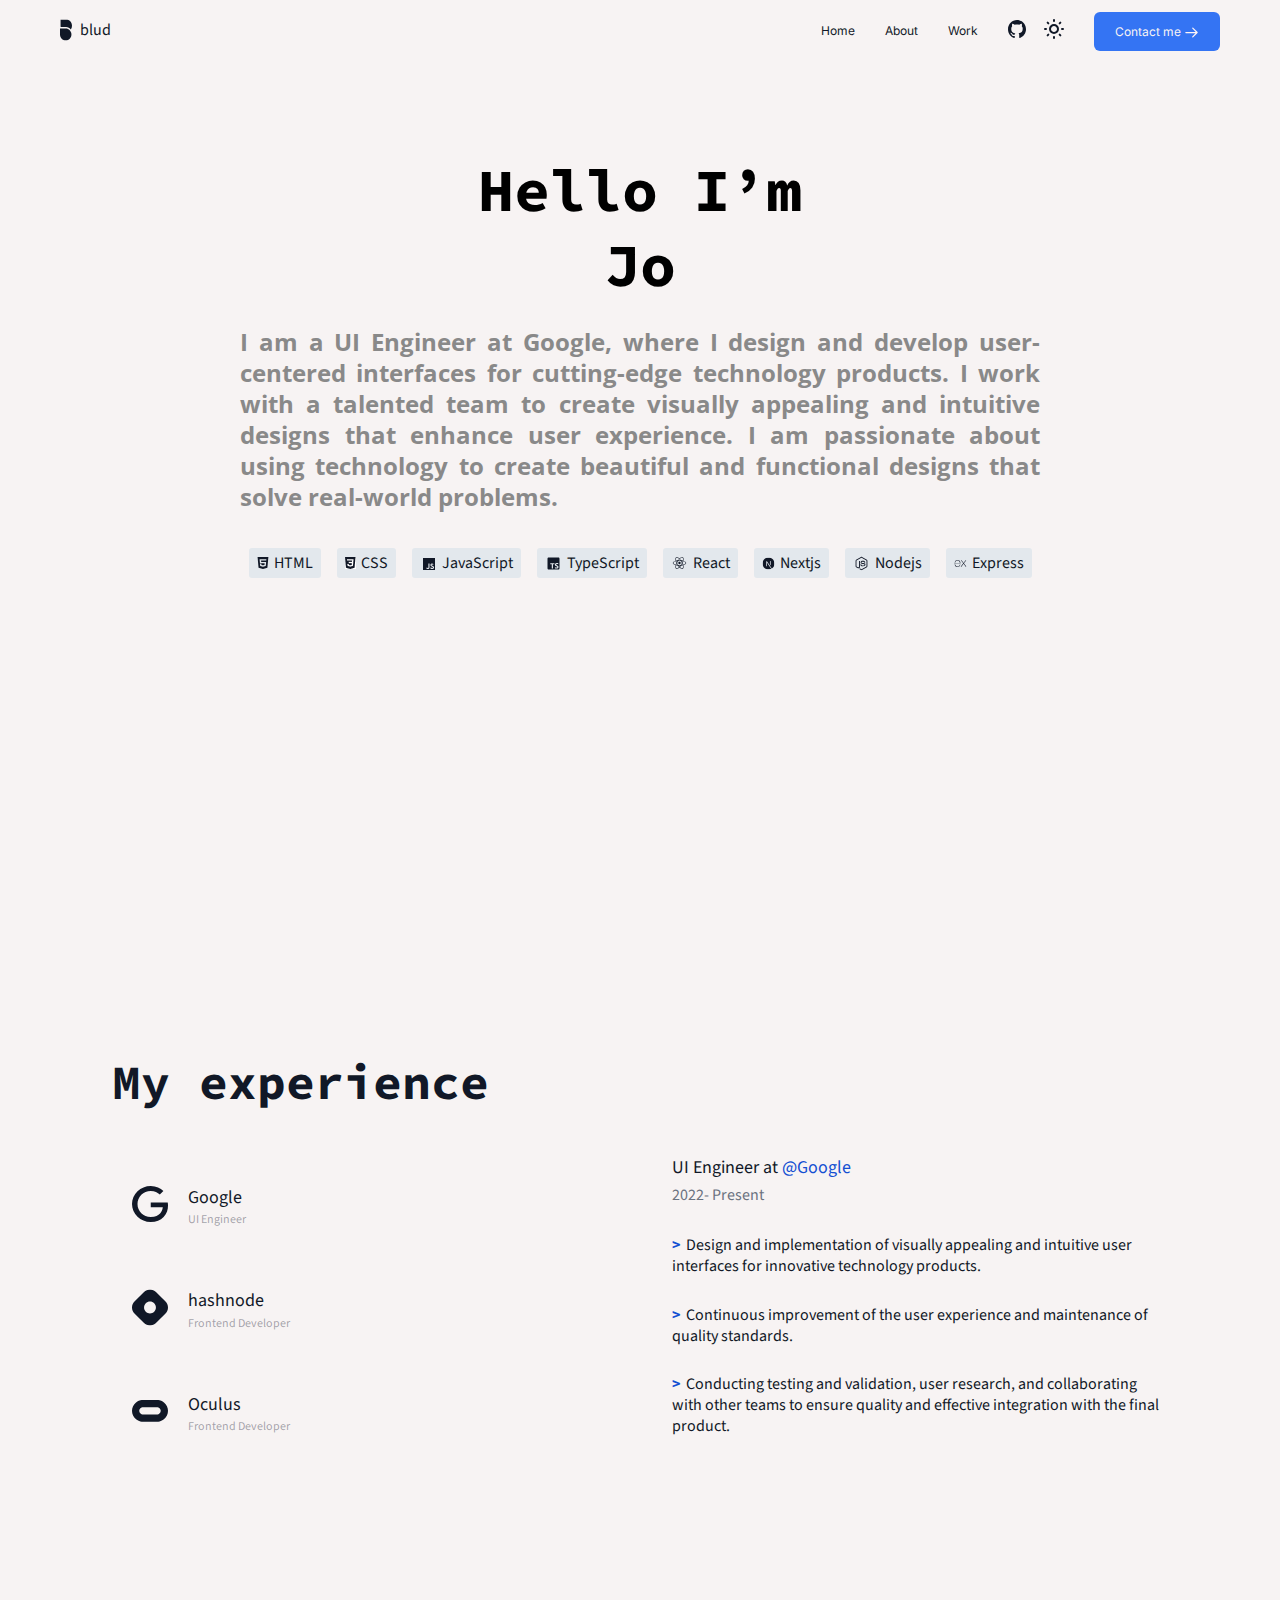
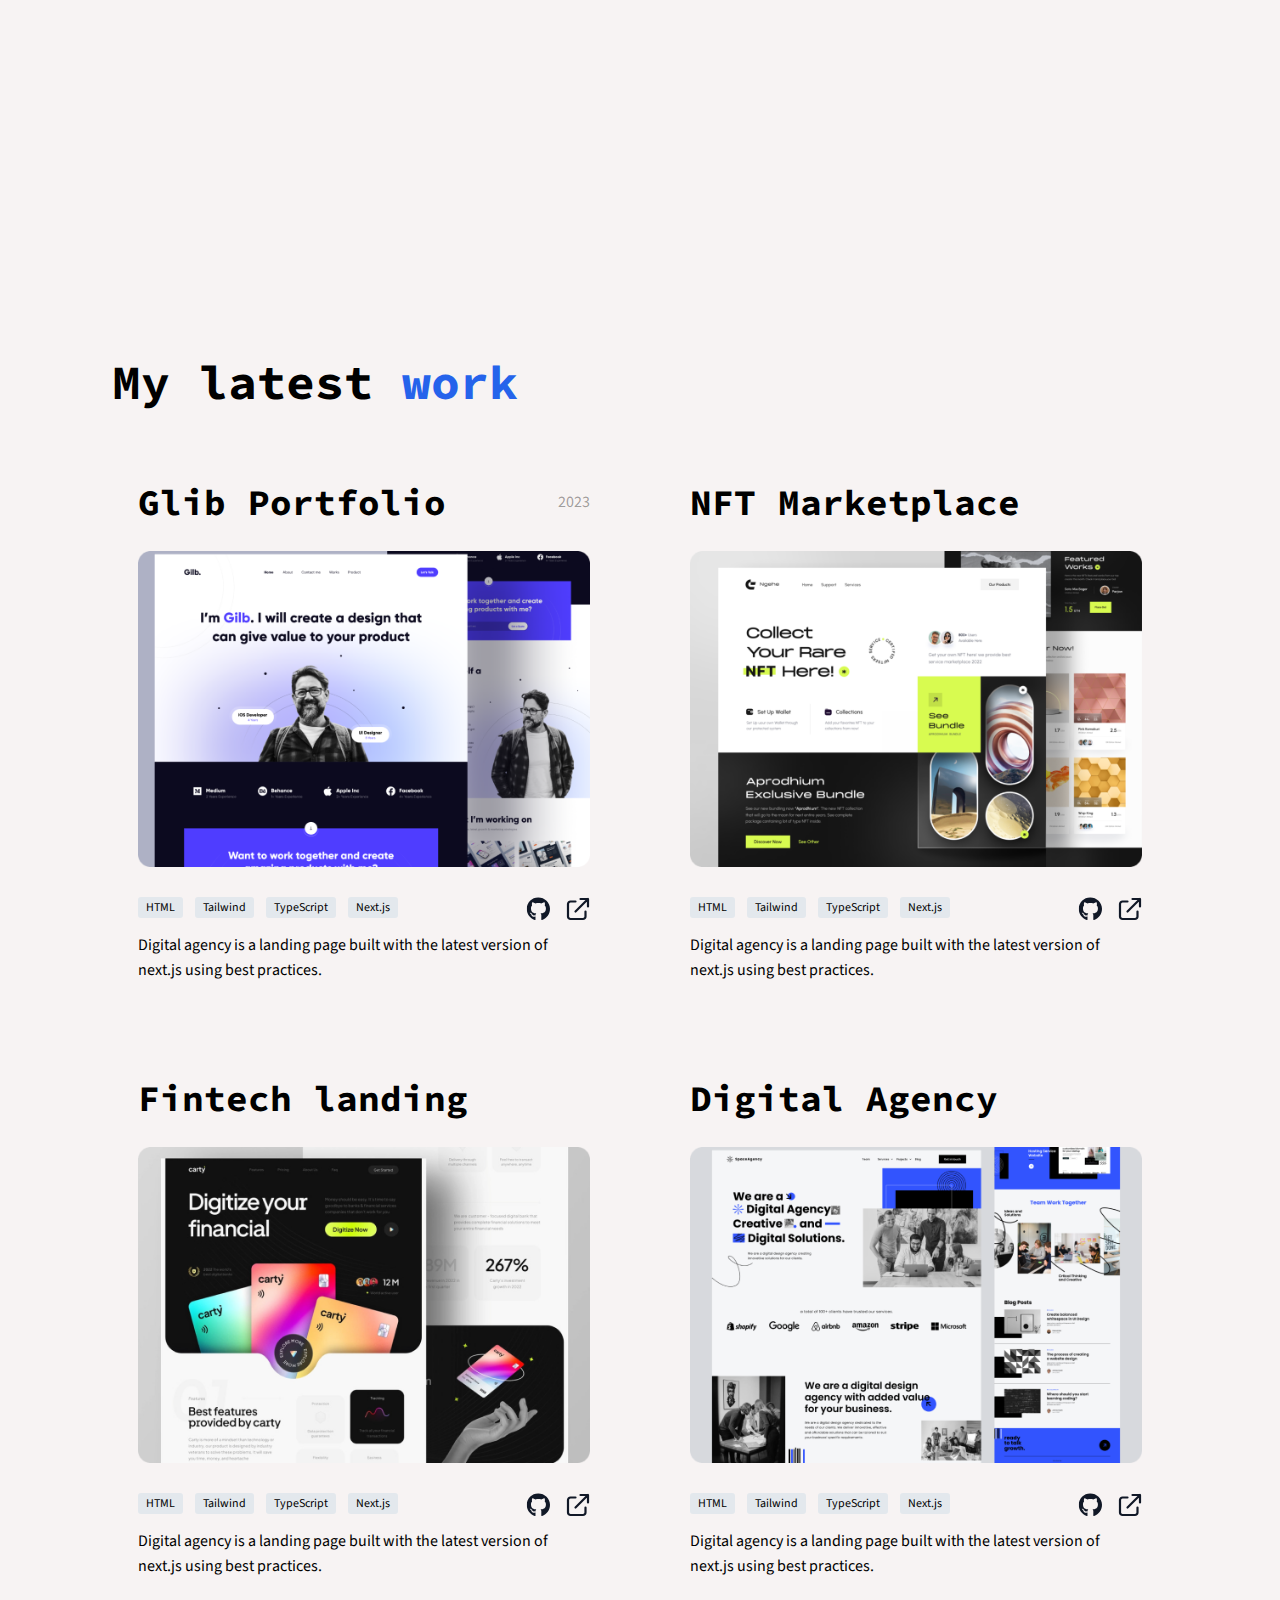
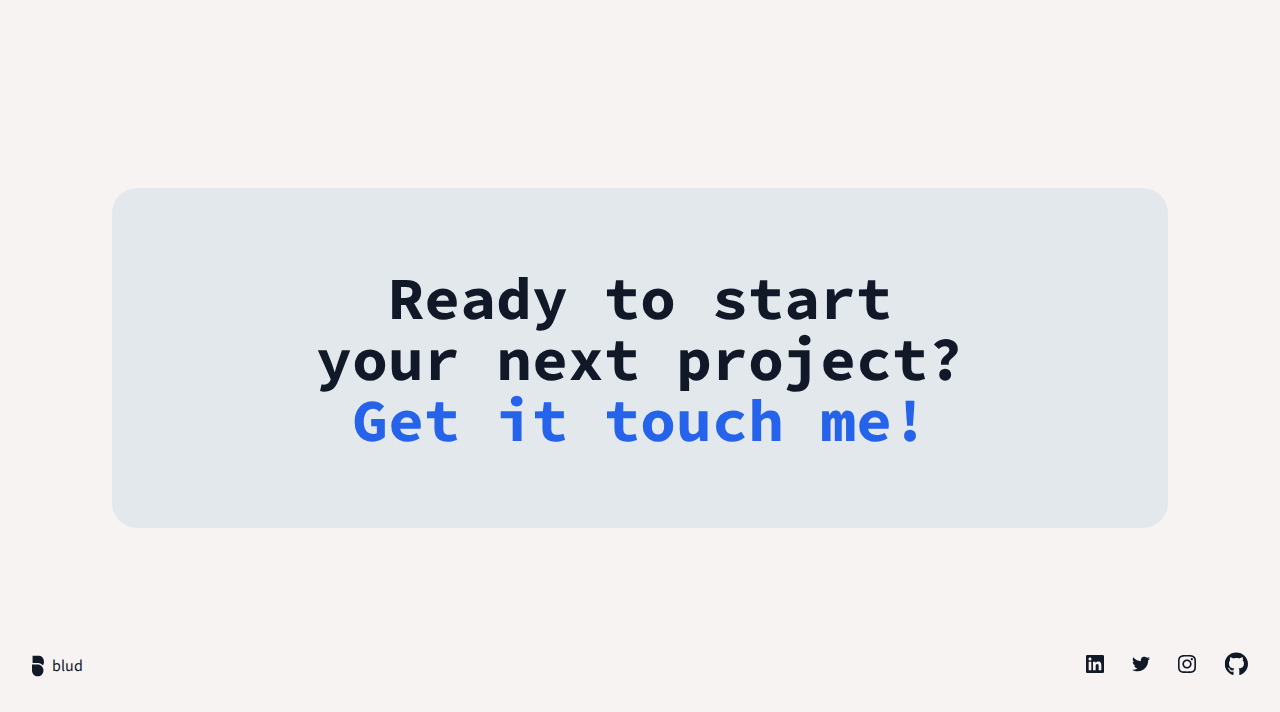
<file: index.html>
<!DOCTYPE html>
<html lang="en">
  <head>
    <meta charset="UTF-8" />
    <meta http-equiv="X-UA-Compatible" content="IE=edge" />
    <meta name="viewport" content="width=device-width, initial-scale=1.0" />
    <title>Jigar Khalas</title>
    <link rel="shortcut icon" href="./Images/favicon.png" type="image/x-icon" />
    <link rel="stylesheet" href="index.css" />
  </head>
  <body>
    <section class="header">
      <div class="nav">
        <div class="logo">
          <img src="Images/logo.svg" alt="Logo" />
          <h4>blud</h4>
        </div>
        <div class="navigation">
          <nav class="nav1">
            <ul class="nav-links">
              <li><a href="#main">Home</a></li>
              <li><a href="#experience">About</a></li>
              <li><a href="#work">Work</a></li>
              <ul class="nav-icons">
                <li>
                  <a
                    href="https://github.com/Jjigar1912"
                    target="_blank"
                    class="nav-link text-dark"
                    ><svg
                      width="18"
                      height="18"
                      viewBox="0 0 18 18"
                      fill="none"
                      xmlns="http://www.w3.org/2000/svg"
                    >
                      <path
                        d="M9 0C4.0275 0 0 4.13206 0 9.22851C0 13.3067 2.5785 16.7651 6.15375 17.9841C6.60375 18.071 6.76875 17.7856 6.76875 17.5403C6.76875 17.3211 6.76125 16.7405 6.7575 15.9715C4.254 16.5283 3.726 14.7333 3.726 14.7333C3.3165 13.6682 2.72475 13.3836 2.72475 13.3836C1.9095 12.8115 2.78775 12.823 2.78775 12.823C3.6915 12.8876 4.16625 13.7735 4.16625 13.7735C4.96875 15.1847 6.273 14.7771 6.7875 14.5411C6.8685 13.9443 7.10025 13.5375 7.3575 13.3067C5.35875 13.076 3.258 12.2824 3.258 8.74632C3.258 7.73887 3.60675 6.916 4.18425 6.27C4.083 6.03698 3.77925 5.09875 4.263 3.82752C4.263 3.82752 5.01675 3.57989 6.738 4.77345C7.458 4.56811 8.223 4.4666 8.988 4.46198C9.753 4.4666 10.518 4.56811 11.238 4.77345C12.948 3.57989 13.7017 3.82752 13.7017 3.82752C14.1855 5.09875 13.8818 6.03698 13.7917 6.27C14.3655 6.916 14.7142 7.73887 14.7142 8.74632C14.7142 12.2916 12.6105 13.0722 10.608 13.299C10.923 13.5759 11.2155 14.1419 11.2155 15.0063C11.2155 16.2414 11.2043 17.2335 11.2043 17.5334C11.2043 17.7756 11.3617 18.064 11.823 17.9718C15.4237 16.7613 18 13.3006 18 9.22851C18 4.13206 13.9703 0 9 0Z"
                        fill="#111827"
                      />
                    </svg>
                  </a>
                </li>
                <li>
                  <a href="#" class="nav-link text-dark"
                    ><svg
                      width="20"
                      height="20"
                      viewBox="0 0 20 20"
                      fill="none"
                      xmlns="http://www.w3.org/2000/svg"
                    >
                      <path
                        d="M10 1V2M10 18V19M19 10H18M2 10H1M16.364 16.364L15.657 15.657M4.343 4.343L3.636 3.636M16.364 3.636L15.657 4.343M4.343 15.657L3.636 16.364M14 10C14 11.0609 13.5786 12.0783 12.8284 12.8284C12.0783 13.5786 11.0609 14 10 14C8.93913 14 7.92172 13.5786 7.17157 12.8284C6.42143 12.0783 6 11.0609 6 10C6 8.93913 6.42143 7.92172 7.17157 7.17157C7.92172 6.42143 8.93913 6 10 6C11.0609 6 12.0783 6.42143 12.8284 7.17157C13.5786 7.92172 14 8.93913 14 10Z"
                        stroke="#111827"
                        stroke-width="2"
                        stroke-linecap="round"
                        stroke-linejoin="round"
                      />
                    </svg>
                  </a>
                </li>
                <li id="icon" class="display">
                  <img
                    src="Navbar-toggle.svg"
                    onclick="openMenu()"
                    id="iconimg"
                  />
                </li>
              </ul>
              <div class="btn-contact hide">
                <a href="#"
                  >Contact me
                  <img
                    src="./Images/arrow-right.svg"
                    height="15"
                    style="position: relative; bottom: -4px"
                  />
                </a>
              </div>
            </ul>
          </nav>
        </div>
      </div>
      <section class="mobileNav display-Menu" id="mobileNav">
        <ul class="mobile-menu">
          <li><a href="#main" onclick="closeMenu()">Home</a></li>
          <li><a href="#experience" onclick="closeMenu()">About</a></li>
          <li><a href="#work" onclick="closeMenu()">Work</a></li>
          <li class="btn-contact">
            <a href="#" style="color: white">Contact me</a>
          </li>
        </ul>
      </section>
    </section>
    <!-- 
        Mobile Navigation
    -->
    <!-- <section class="mobileNav display-Menu" id="mobileNav">
      <ul class="mobile-menu">
        <li><a href="#main" onclick="closeMenu()">Home</a></li>
        <li><a href="#experience" onclick="closeMenu()">About</a></li>
        <li><a href="#work" onclick="closeMenu()">Work</a></li>
        <li class="btn-contact">
          <a href="#" style="color: white">Contact me</a>
        </li>
      </ul>
    </section> -->

    <!-- 
        Main Section 
    -->
    <div class="topMain">
      <section class="main" id="main">
        <div class="firstdiv" style="min-height: 150px">
          <h1>Hello I’m <br /><span id="name"></span></h1>
        </div>
        <div class="seconddiv">
          <p>
            I am a UI Engineer at Google, where I design and develop
            user-centered interfaces for cutting-edge technology products. I
            work with a talented team to create visually appealing and intuitive
            designs that enhance user experience. I am passionate about using
            technology to create beautiful and functional designs that solve
            real-world problems.
          </p>
        </div>
        <div class="thirddiv">
          <div>
            <img src="./Images/HTML.svg" />
            <span>HTML</span>
          </div>
          <div>
            <img src="./Images/css.jpg" />
            <span>CSS</span>
          </div>
          <div>
            <img src="./Images/js.svg" />
            <span>JavaScript</span>
          </div>
          <div>
            <img src="./Images/ts.svg" />
            <span>TypeScript</span>
          </div>
          <div>
            <img src="./Images/react.svg" />
            <span>React</span>
          </div>
          <div>
            <img src="./Images/nextjs.svg" />
            <span>Nextjs</span>
          </div>
          <div>
            <img src="./Images/nodejs.svg" />
            <span>Nodejs</span>
          </div>
          <div>
            <img src="./Images/express.svg" />
            <span>Express</span>
          </div>
        </div>
      </section>
    </div>

    <section class="experience" id="experience">
      <div class="main-div">
        <div class="experience-title">
          <h1>My experience</h1>
        </div>
        <div class="cards">
          <div class="left">
            <div class="firstdiv exp">
              <div>
                <img src="./Images/google.svg" />
              </div>
              <div class="card-text" style="width: fit-content">
                <p class="company">Google</p>
                <h6 class="designation">UI Engineer</h6>
              </div>
            </div>
            <div class="seconddiv exp">
              <div>
                <img src="./Images/hashnode.svg" />
              </div>
              <div class="card-text" style="width: fit-content">
                <p class="company">hashnode</p>
                <p class="designation">Frontend Developer</p>
              </div>
            </div>
            <div class="thirddiv exp">
              <div>
                <img src="./Images/oculus.svg" />
              </div>
              <div class="card-text" style="width: fit-content">
                <p class="company">Oculus</p>
                <p class="designation">Frontend Developer</p>
              </div>
            </div>
          </div>
          <div class="right">
            <div class="first">
              <p>UI Engineer at <span style="color: #134fd2">@Google</span></p>
              <p>2022- Present</p>
            </div>
            <div class="second">
              <p>
                <span style="color: #134fd2; font-weight: 700"> > </span
                >&nbsp;Design and implementation of visually appealing and
                intuitive user interfaces for innovative technology products.
              </p>
            </div>
            <div class="third">
              <p>
                <span style="color: #134fd2; font-weight: 700"> > </span
                >&nbsp;Continuous improvement of the user experience and
                maintenance of quality standards.
              </p>
            </div>
            <div class="third">
              <p>
                <span style="color: #134fd2; font-weight: 700"> > </span
                >&nbsp;Conducting testing and validation, user research, and
                collaborating with other teams to ensure quality and effective
                integration with the final product.
              </p>
            </div>
          </div>
        </div>
      </div>
    </section>

    <section class="latestWork" id="work">
      <div class="latestworkdiv">
        <div class="first">
          <h2>My latest <span style="color: #2563eb">work</span></h2>
        </div>
        <div class="second">
          <div class="card">
            <div class="card-top-text">
              <h3>Glib Portfolio</h3>
              <p class="year">2023</p>
            </div>
            <div class="card-image">
              <img src="./Images/glib.png" />
            </div>
            <div class="card-footer">
              <div class="space-between">
                <div>
                  <ul class="technology">
                    <li>HTML</li>
                    <li>Tailwind</li>
                    <li>TypeScript</li>
                    <li>Next.js</li>
                  </ul>
                </div>
                <div class="card-icon">
                  <img src="./Images/github.svg" />
                  <img src="./Images/link.svg" />
                </div>
              </div>
              <div class="last-text">
                <p>
                  Digital agency is a landing page built with the latest version
                  of next.js using best practices.
                </p>
              </div>
            </div>
          </div>
          <div class="card">
            <div class="card-top-text">
              <h3>NFT Marketplace</h3>
            </div>
            <div class="card-image">
              <img src="./Images/nft.png" />
            </div>
            <div class="card-footer">
              <div class="space-between">
                <div>
                  <ul class="technology">
                    <li>HTML</li>
                    <li>Tailwind</li>
                    <li>TypeScript</li>
                    <li>Next.js</li>
                  </ul>
                </div>
                <div class="card-icon">
                  <img src="./Images/github.svg" />
                  <img src="./Images/link.svg" />
                </div>
              </div>
              <div class="last-text">
                <p>
                  Digital agency is a landing page built with the latest version
                  of next.js using best practices.
                </p>
              </div>
            </div>
          </div>
        </div>
        <div class="second">
          <div class="card">
            <div class="card-top-text">
              <h3>Fintech landing</h3>
            </div>
            <div class="card-image">
              <img src="./Images/fintech.png" />
            </div>
            <div class="card-footer">
              <div class="space-between">
                <div>
                  <ul class="technology">
                    <li>HTML</li>
                    <li>Tailwind</li>
                    <li>TypeScript</li>
                    <li>Next.js</li>
                  </ul>
                </div>
                <div class="card-icon">
                  <img src="./Images/github.svg" />
                  <img src="./Images/link.svg" />
                </div>
              </div>
              <div class="last-text">
                <p>
                  Digital agency is a landing page built with the latest version
                  of next.js using best practices.
                </p>
              </div>
            </div>
          </div>
          <div class="card">
            <div class="card-top-text">
              <h3>Digital Agency</h3>
            </div>
            <div class="card-image">
              <img src="./Images/agency.png" />
            </div>
            <div class="card-footer">
              <div class="space-between">
                <div>
                  <ul class="technology">
                    <li>HTML</li>
                    <li>Tailwind</li>
                    <li>TypeScript</li>
                    <li>Next.js</li>
                  </ul>
                </div>
                <div class="card-icon">
                  <img src="./Images/github.svg" />
                  <img src="./Images/link.svg" />
                </div>
              </div>
              <div class="last-text">
                <p>
                  Digital agency is a landing page built with the latest version
                  of next.js using best practices.
                </p>
              </div>
            </div>
          </div>
        </div>
      </div>
    </section>

    <section class="top_start">
      <section class="start">
        <div class="footer-text">
          <h1>
            Ready to start your next project?
            <span style="color: #2563eb">Get it touch me!</span>
          </h1>
        </div>
      </section>
    </section>

    <section class="footer">
      <div class="outerdiv">
        <div class="logo">
          <img src="Images/logo.svg" alt="Logo" />
          <h4>blud</h4>
        </div>
        <div style="gap: 28px; display: flex; align-items: center">
          <a href="https://www.linkedin.com/in/jigar-khalas-9721b7274"
            ><img src="./Images/linkedin.svg"
          /></a>
          <a
            href="https://twitter.com/JigarKhalas1?t=XZEMS7Ybx4O8XLLqUUgMqw&s=08"
            ><img src="./Images/twitter.svg"
          /></a>
          <a href="https://instagram.com/_khalas_jigar_?igshid=MmJiY2I4NDBkZg=="
            ><img src="./Images/instagram.svg"
          /></a>
          <a href="#"><img src="./Images/github.svg" /></a>
        </div>
      </div>
    </section>
    <script>
      const mobileNav = document.getElementById("mobileNav");
      const icon = document.getElementById("icon");
      const iconimg = document.getElementById("iconimg");
      const openMenu = () => {
        mobileNav.style.opacity = 1;
        if (iconimg.src.includes("Navbar-toggle.svg")) {
          iconimg.src = "close.png";
          iconimg.width = "20";
          iconimg.height = "20";
          console.log(iconimg.src);
        } else {
          iconimg.src = "Navbar-toggle.svg";
          iconimg.width = "20";
          iconimg.height = "20";
        }
        if (mobileNav.classList.contains("display-Menu")) {
          mobileNav.classList.remove("display-Menu");
        } else {
          mobileNav.classList.add("display-Menu");
        }
      };
      let user = "Joe Martinez";
      const name = document.getElementById("name");
      var index = 0;
      const typing = () => {
        name.innerHTML = user.slice(0, index);
        index === user.length ? (index = 0) : index++;
        setTimeout(() => {
          typing();
        }, 300);
      };
      typing();
      const closeMenu = () => {
        mobileNav.classList.add("display-Menu");
        iconimg.src = "Navbar-toggle.svg";
        iconimg.width = "20";
        iconimg.height = "20";
      };
    </script>
  </body>
</html>
</file>
<file: index.css>
@import url("https://fonts.googleapis.com/css2?family=Source+Sans+Pro&display=swap");
@import url("https://fonts.googleapis.com/css2?family=Inter&display=swap");
@import url("https://fonts.googleapis.com/css2?family=Open+Sans:wght@700&display=swap");
@import url("https://fonts.googleapis.com/css2?family=Source+Code+Pro:wght@700&display=swap");
* {
  margin: 0;
  padding: 0;
  box-sizing: border-box;
  scroll-behavior: smooth;
}

:root {
  --bg-color: #F7F3F3;
}

body {
  background-color: var(--bg-color);
}

body::-webkit-scrollbar {
  display: none;
}

.header {
  max-width: 1440px;
  width: 100%;
  margin: auto;
  z-index: 1000;
  position: sticky;
  top: 0;
  min-height: 60px;
  background-color: var(--bg-color);
}
.header .nav {
  max-width: 1216px !important;
  width: 100% !important;
  margin: auto;
  min-height: 60px;
  display: flex;
  align-items: center;
  justify-content: space-between;
  padding: 0px 28px;
}
.header .nav .logo {
  display: flex;
  gap: 8px;
  align-items: center;
  padding: 17.5px 0;
}
.header .nav h4 {
  color: #111827;
  font-family: "Source Sans Pro";
  font-style: normal;
  font-weight: 400;
  font-size: 16px;
  line-height: 153.7%;
}

.nav-links {
  display: flex;
  justify-content: center;
  align-items: center;
  padding: 0px 0px !important;
  gap: 30px;
}
.nav-links li {
  list-style-type: none;
  text-decoration: none;
  font-family: "Inter", sans-serif;
  font-size: 12px;
  line-height: 15px;
  font-weight: 400;
}
.nav-links li a {
  text-decoration: none;
  color: #111827;
  position: relative;
}
.nav-links li a:hover {
  font-weight: bolder;
}
.nav-links li a:hover::after {
  content: "";
  width: 20px;
  height: 5px;
  background-color: black;
  position: absolute;
  top: 15px;
  left: 5px;
}

.nav-icons {
  display: flex;
  align-items: center;
  justify-content: flex-start;
  gap: 18px;
}

.btn-contact a {
  padding: 12px 21px;
  background: #3474F3;
  border-radius: 6px;
  color: #F7F3F3;
  text-decoration: none;
  font-family: "Inter";
  font-style: normal;
  font-weight: 400;
  font-size: 12px;
}

.mobileNav {
  position: absolute;
  top: 57px;
  left: 0;
  z-index: 100;
  width: 100%;
  background-color: var(--bg-color);
  height: 100vh;
  overflow: hidden;
}
.mobileNav .mobile-menu {
  height: calc(100vh - 56px);
  display: flex;
  flex-direction: column;
  justify-content: center;
  align-items: center;
  gap: 50px;
}
.mobileNav .mobile-menu li {
  list-style-type: none;
  text-decoration: none;
  font-family: "Inter", sans-serif;
  font-size: 12px;
}
.mobileNav .mobile-menu li a {
  text-decoration: none;
  color: #111827;
  position: relative;
}
.mobileNav .mobile-menu li a:hover {
  font-weight: bolder;
}
.mobileNav .mobile-menu li a:hover::after {
  content: "";
  width: 20px;
  height: 5px;
  background-color: black;
  position: absolute;
  top: 15px;
  left: 5px;
}

.display {
  display: none;
}

.display-Menu {
  display: none;
}

/* Main Section */
.topMain {
  min-height: 100vh;
}

.main {
  display: flex;
  justify-content: center;
  align-items: center;
  flex-direction: column;
  gap: 24px;
  padding-block: 92px;
}
.main .firstdiv h1 {
  font-family: "Source Code Pro", monospace;
  font-size: 60px;
  text-align: center;
  max-width: 432px;
  width: 100%;
}
.main .seconddiv p {
  font-family: "Open Sans";
  font-style: normal;
  font-weight: 700;
  font-size: 24px;
  line-height: 31px;
  text-align: justify;
  color: #898989;
  max-width: 800px;
  width: 100%;
}
.main .thirddiv {
  display: flex;
  gap: 16px;
  justify-content: space-between;
  padding: 12px 0;
  flex-wrap: wrap;
  align-items: flex-start;
}
.main .thirddiv div {
  display: flex;
  flex-direction: row;
  justify-content: center;
  align-items: center;
  padding: 3px 8px;
  gap: 5px;
  background: #E3E8ED;
  border-radius: 3px;
}
.main .thirddiv div span {
  font-family: "Source Sans Pro";
  font-style: normal;
  font-weight: 400;
  font-size: 16px;
  line-height: 153.7%;
  color: #111827;
}

.experience {
  margin: auto;
  width: 100%;
  max-width: 1440px;
  min-height: 100vh;
  padding: 92px 0px 92px 0px;
}
.experience .main-div {
  display: flex;
  flex-direction: column;
  align-items: flex-start;
  padding: 0px 112px;
  gap: 42px;
}
.experience .main-div .experience-title h1 {
  font-family: "Source Code Pro";
  font-style: normal;
  font-weight: 700;
  font-size: 48px;
  line-height: 60px;
  color: #111827;
}
.experience .main-div .cards {
  display: flex;
  flex-direction: row;
  align-items: flex-start;
  padding: 0px;
  gap: 64px;
}
.experience .main-div .cards .left {
  display: flex;
  flex-direction: column;
  align-items: flex-start;
  padding: 0px;
  width: 50%;
  border-radius: 5px;
}
.experience .main-div .cards .left .exp:hover {
  background-color: #E3E8ED;
}
.experience .main-div .cards .left .firstdiv {
  display: flex;
  flex-direction: row;
  align-items: center;
  padding: 30px 20px;
  gap: 20px;
  border-radius: 5px;
  width: 100%;
}
.experience .main-div .cards .left .firstdiv .card-text {
  display: flex;
  flex-direction: column;
  align-items: flex-start;
  padding: 0;
}
.experience .main-div .cards .left .seconddiv {
  display: flex;
  flex-direction: row;
  align-items: center;
  padding: 30px 20px;
  gap: 20px;
  width: 100%;
  border-radius: 5px;
}
.experience .main-div .cards .left .thirddiv {
  display: flex;
  flex-direction: row;
  align-items: center;
  padding: 30px 20px;
  gap: 20px;
  width: 100%;
  border-radius: 5px;
}
.experience .main-div .cards .right {
  display: flex;
  width: 50%;
  flex-direction: column;
  align-items: flex-start;
  padding: 0px;
  gap: 28px;
}
.experience .main-div .cards .right .first {
  font-family: "Source Sans Pro";
  font-style: normal;
  font-weight: 400;
  font-size: 18px;
  line-height: 28.57px;
  color: #111827;
}
.experience .main-div .cards .right .first p:last-child {
  font-family: "Source Sans Pro";
  font-style: normal;
  font-weight: 400;
  font-size: 16px;
  line-height: 153.7%;
  color: #6B7280;
}
.experience .main-div .cards .right .second {
  font-family: "Source Sans Pro";
  font-style: normal;
  font-weight: 400;
  font-size: 16px;
  line-height: 20.83px;
  color: #111827;
}
.experience .main-div .cards .right .third {
  font-family: "Source Sans Pro";
  font-style: normal;
  font-weight: 400;
  font-size: 16px;
  line-height: 20.83px;
  color: #111827;
}

.company {
  font-family: "Source Sans Pro";
  font-style: normal;
  font-weight: 400;
  font-size: 18px;
  line-height: 158.7%;
  color: #111827;
}

.designation {
  font-family: "Source Sans Pro";
  font-style: normal;
  font-weight: 400;
  font-size: 12px;
  line-height: 15px;
  color: rgba(23, 33, 53, 0.4);
}

/* Latest Work */
.latestWork {
  max-width: 1440px;
  width: 100%;
  margin: auto;
  padding: 92px 0px;
}
.latestWork .latestworkdiv {
  display: flex;
  flex-direction: column;
  gap: 42px;
  width: 100%;
  padding: 0px 112px;
}
.latestWork .latestworkdiv .first {
  width: -moz-fit-content;
  width: fit-content;
}
.latestWork .latestworkdiv .first h2 {
  font-size: 48px;
  font-family: "Source Code Pro";
  font-style: normal;
  font-weight: 700;
}
.latestWork .latestworkdiv .second {
  width: 100%;
  display: flex;
  width: 100%;
  padding: 0px;
  gap: 48px;
}
.latestWork .latestworkdiv .second .card {
  display: flex;
  flex-direction: column;
  align-items: flex-start;
  padding: 26px;
  border-radius: 10px;
  flex-wrap: wrap;
  max-width: 584px !important;
  width: 100% !important;
  margin: auto !important;
  gap: 26px;
}
.latestWork .latestworkdiv .second .card:hover {
  background: #E3E8ED;
}
.latestWork .latestworkdiv .second .card .card-top-text p {
  font-family: "Source Sans Pro";
  font-style: normal;
  font-weight: 400;
  font-size: 16px;
  line-height: 153.7%;
  color: rgba(18, 15, 12, 0.4);
}
.latestWork .latestworkdiv .second .card .card-image {
  width: 100%;
}
.latestWork .latestworkdiv .second .card .card-image img {
  width: 100%;
}
.latestWork .latestworkdiv .second .card .card-footer {
  display: flex;
  flex-direction: column;
  gap: 12px;
  width: 100%;
}
.latestWork .latestworkdiv .second .card .card-footer .last-text {
  font-family: "Source Sans Pro";
  font-style: normal;
  font-weight: 400;
  font-size: 16px;
  line-height: 153.7%;
}
.latestWork .latestworkdiv .second .card .card-footer .space-between {
  display: flex;
  justify-content: space-between;
}
.latestWork .latestworkdiv .second .card .card-footer .space-between .technology {
  display: flex;
  list-style-type: none;
  gap: 12px;
}
.latestWork .latestworkdiv .second .card .card-footer .space-between .technology li {
  width: -moz-fit-content;
  width: fit-content;
  padding: 3px 8px;
  font-family: "Source Sans Pro";
  font-style: normal;
  font-weight: 400;
  font-size: 12px;
  line-height: 15px;
  background: #E3E8ED;
  border-radius: 3px;
}
.latestWork .latestworkdiv .second .card .card-footer .space-between .card-icon {
  display: flex;
  gap: 16px;
}
.latestWork .latestworkdiv .second .card .card-top-text {
  display: flex;
  justify-content: space-between;
  align-items: center;
  align-self: flex-start;
  width: 100%;
  gap: 103px;
}
.latestWork .latestworkdiv .second .card .card-top-text h3 {
  font-family: "Source Code Pro";
  font-style: normal;
  font-weight: 700;
  font-size: 36px;
  line-height: 45px;
}

.top_start {
  display: flex;
  flex-direction: row;
  justify-content: center;
  align-items: center;
  padding: 92px 0px;
  margin: auto 112px;
}
.top_start .start {
  display: flex;
  flex-direction: column;
  justify-content: space-between;
  align-items: center;
  padding: 0px 42px;
  gap: 42px;
  background: #E3E8ED;
  border-radius: 25px;
  max-width: 1440px;
  width: 100%;
}
.top_start .start .footer-text {
  display: flex;
  flex-direction: row;
  justify-content: space-between;
  align-items: flex-start;
  margin: 78.5px 42px;
  padding: 0px;
  gap: 38px;
}
.top_start .start .footer-text h1 {
  font-family: "Source Code Pro";
  font-style: normal;
  font-weight: 700;
  font-size: 60px;
  line-height: 61px;
  /* or 102% */
  max-width: 665px !important;
  width: 100%;
  text-align: center;
  /* Secondary */
  color: #111827;
}

.footer {
  padding: 16px 0px;
  width: 100%;
  max-width: 1440px;
  margin: auto;
  min-height: 92px;
  display: flex;
}
.footer .logo {
  display: flex;
  gap: 8px;
  align-items: center;
  padding-block: 17.5px;
}
.footer .logo h4 {
  font-family: "Source Sans Pro", sans-serif;
  color: #111827;
  font-style: normal;
  font-weight: 400;
  font-size: 16px;
  line-height: 153.7%;
}
.footer .outerdiv {
  display: flex;
  justify-content: space-between;
  align-items: center;
  height: 60px;
  max-width: 1216px !important;
  width: 100%;
  margin: auto;
}

@media screen and (max-width: 1040px) {
  .top_start .start .footer-text h1 {
    font-size: 55px !important;
  }
}
@media screen and (max-width: 865px) {
  .top_start .start .footer-text h1 {
    font-size: 50px !important;
  }
}
@media screen and (max-width: 804px) {
  .top_start .start .footer-text h1 {
    font-size: 45px !important;
  }
}
@media screen and (max-width: 1024px) {
  .topMain {
    min-height: -moz-fit-content;
    min-height: fit-content;
  }
  .experience {
    min-height: -moz-fit-content;
    min-height: fit-content;
  }
  .latestWork {
    min-height: -moz-fit-content;
    min-height: fit-content;
  }
  .header .nav {
    padding: 0px 0px;
  }
}
@media screen and ((min-width: 780px) and (max-width: 1024px)) {
  .card-image img {
    width: 510px !important;
  }
  .experience .main-div .cards {
    gap: 32px !important;
  }
  .top_start {
    margin: 92px 48px !important;
    padding-top: 0px !important;
    padding-bottom: 0px !important;
  }
  .latestWork {
    padding: 92px 0px;
    display: flex;
    justify-content: center;
    align-items: center;
  }
  .latestWork .latestworkdiv {
    padding: 0px 48px;
    gap: 42px;
  }
  .latestWork .latestworkdiv .second {
    flex-direction: column;
  }
  .latestWork .latestworkdiv .second .card {
    max-width: 562px !important;
    width: 100% !important;
    margin: auto;
  }
  .year {
    display: none;
  }
  .header {
    padding: 0px 48px;
  }
  .main {
    padding: 92px 18px;
  }
  .main .thirddiv {
    max-width: 800px;
    width: 100%;
    gap: 10px;
  }
  .designation {
    display: none;
  }
  .experience .main-div {
    padding: 0 48px;
  }
  .footer .outerdiv {
    display: flex;
    justify-content: space-between;
    align-items: center;
    padding: 0px 48px;
  }
}
@media screen and ((min-width: 600px) and (max-width: 780px)) {
  .main {
    padding: 92px 18px;
  }
  .latestWork.latestworkdiv .second .card {
    max-width: 562px !important;
    width: 100% !important;
    margin: auto !important;
  }
}
@media screen and ((min-width: 400px) and (max-width: 780px)) {
  .top_start {
    margin: auto 32px !important;
  }
  .top_start .start .footer-text {
    margin: 80px 25.5px !important;
  }
  .top_start .start .footer-text h1 {
    font-family: "Source Code Pro" !important;
    font-style: normal !important;
    font-weight: 700 !important;
    font-size: 48px !important;
    line-height: 60px !important;
  }
  .year {
    display: none;
  }
  .latestWork {
    padding: 92px 0px;
    display: flex;
    justify-content: center;
    align-items: center;
  }
  .latestWork .latestworkdiv {
    padding: 0px 32px;
    gap: 42px;
  }
  .latestWork .latestworkdiv .second {
    flex-direction: column;
  }
  .latestWork .latestworkdiv .second .card {
    max-width: 562px !important;
    width: 100% !important;
    margin: auto !important;
  }
  .main {
    padding: 92px 18px;
  }
  .main .seconddiv p {
    max-width: 716px;
  }
  .main .thirddiv {
    justify-content: center;
  }
  .designation {
    display: none;
  }
  .experience .main-div {
    padding: 0 32px;
  }
  .experience .main-div .left {
    width: 40%;
  }
  .experience .main-div .right {
    width: 60%;
  }
  .footer .outerdiv {
    padding: 0px 32px;
    display: flex;
    justify-content: space-between;
    align-items: center;
  }
}
@media screen and (max-width: 717px) {
  .top_start .start .footer-text h1 {
    font-size: 40px !important;
  }
}
@media screen and (max-width: 632px) {
  .top_start .start .footer-text {
    margin: 80px 20px !important;
  }
  .top_start .start .footer-text h1 {
    font-size: 40px !important;
  }
}
@media screen and (max-width: 620px) {
  .top_start .start .footer-text {
    margin: 60px 20px !important;
  }
  .top_start .start .footer-text h1 {
    font-size: 35px !important;
  }
}
@media screen and (max-width: 470px) {
  .main {
    padding: 92px 18px;
  }
  .main .thirddiv {
    justify-content: center;
  }
}
@media screen and (max-width: 450px) {
  .experience .main-div .experience-title h1 {
    font-size: 30px;
  }
}
@media screen and (max-width: 470px) {
  .main .firstdiv h1 {
    font-size: 36px;
  }
  .latestWork .latestworkdiv .first h2 {
    font-size: 30px;
  }
  .latestWork .latestworkdiv .second .card {
    max-width: 562px !important;
    width: 100% !important;
    margin: auto !important;
  }
  .latestWork .latestworkdiv .second .card .card-top-text h3 {
    font-size: 24px;
  }
}
@media screen and (max-width: 550px) {
  .company {
    display: none;
  }
  .left {
    flex-direction: row;
  }
  .experience .main-div .cards {
    flex-direction: column;
  }
  .experience .main-div .cards .left {
    display: flex;
    flex-direction: row !important;
    align-items: center;
  }
  .experience .main-div .cards .left .firstdiv {
    padding: 30px !important;
    gap: 0px !important;
  }
  .experience .main-div .cards .left .seconddiv {
    gap: 0px !important;
    padding: 30px !important;
  }
  .experience .main-div .cards .left .thirddiv {
    gap: 0px !important;
    padding: 30px !important;
  }
  .experience .main-div .cards .right {
    width: 100%;
    gap: 38px;
  }
}
@media screen and (max-width: 600px) {
  .header .nav {
    padding: 0px 28px !important;
  }
  .nav-links > li {
    display: none;
  }
  .hide {
    display: none;
  }
  .display {
    display: block;
  }
}
@media screen and (max-width: 400px) {
  .main {
    padding-inline: 32px !important;
  }
  .top_start {
    margin: auto 16px !important;
    padding: 48px 0px !important;
  }
  .top_start .start .footer-text {
    margin: 42px 16px !important;
    max-width: 336px !important;
    width: 100% !important;
  }
  .top_start .start .footer-text h1 {
    font-family: "Source Code Pro" !important;
    font-style: normal !important;
    font-weight: 700 !important;
    font-size: 24px !important;
    line-height: 30px !important;
    max-width: 336px !important;
    width: 100% !important;
  }
  .latestWork {
    padding: 92px 0px;
    display: flex;
    justify-content: center;
    align-items: center;
  }
  .latestWork .latestworkdiv {
    padding: 0px 16px;
    gap: 42px;
  }
  .latestWork .latestworkdiv .first {
    font-size: 30px;
  }
  .latestWork .latestworkdiv .second {
    flex-direction: column;
  }
  .latestWork .latestworkdiv .second .card {
    padding: 8px;
    gap: 26px !important;
    max-width: 368px !important;
    width: 100% !important;
    margin: auto !important;
  }
  .year {
    display: none;
  }
  .experience .main-div {
    padding: 0 16px;
  }
  .experience .main-div .experience-title h1 {
    font-size: 28px;
    width: 100%;
  }
  .designation {
    display: none;
  }
  .company {
    display: none;
  }
  .card-image img {
    max-width: 352px !important;
    width: 100% !important;
  }
  .footer .outerdiv {
    padding: 0px 16px;
    display: flex;
    justify-content: space-between;
    align-items: center;
  }
}
@media screen and (max-width: 370px) {
  .latestWork .space-between {
    flex-direction: column !important;
    gap: 10px !important;
  }
}/*# sourceMappingURL=index.css.map */
</file>
